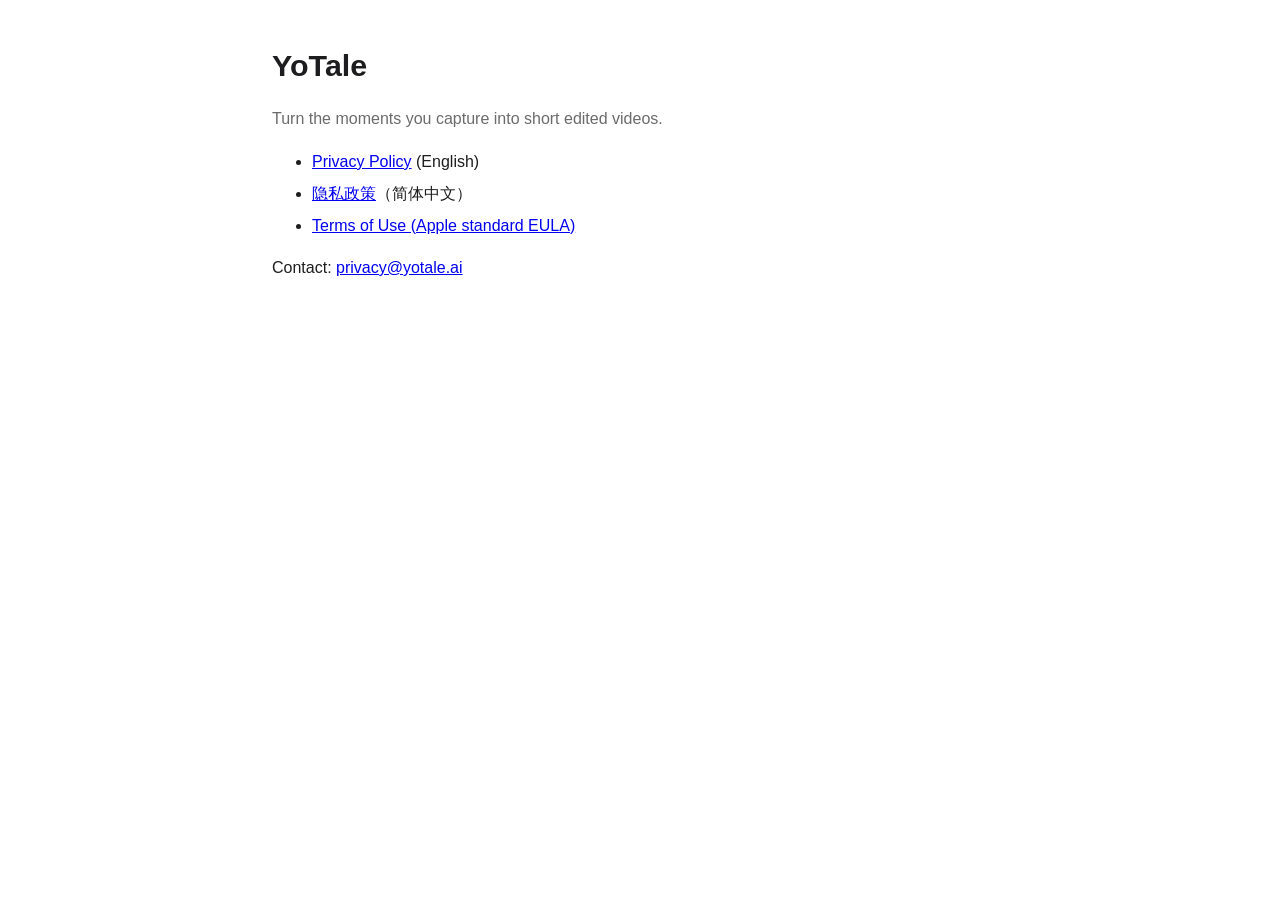
<file: index.html>
<!doctype html><html lang="en"><head><meta charset="utf-8"><meta name="viewport" content="width=device-width,initial-scale=1"><title>YoTale</title><link rel="stylesheet" href="style.css"></head>
<body><h1>YoTale</h1><p class="meta">Turn the moments you capture into short edited videos.</p>
<ul><li><a href="privacy.html">Privacy Policy</a> (English)</li><li><a href="privacy-zh.html">隐私政策</a>（简体中文）</li>
<li><a href="https://www.apple.com/legal/internet-services/itunes/dev/stdeula/">Terms of Use (Apple standard EULA)</a></li></ul>
<p>Contact: <a href="mailto:privacy@yotale.ai">privacy@yotale.ai</a></p></body></html>
</file>
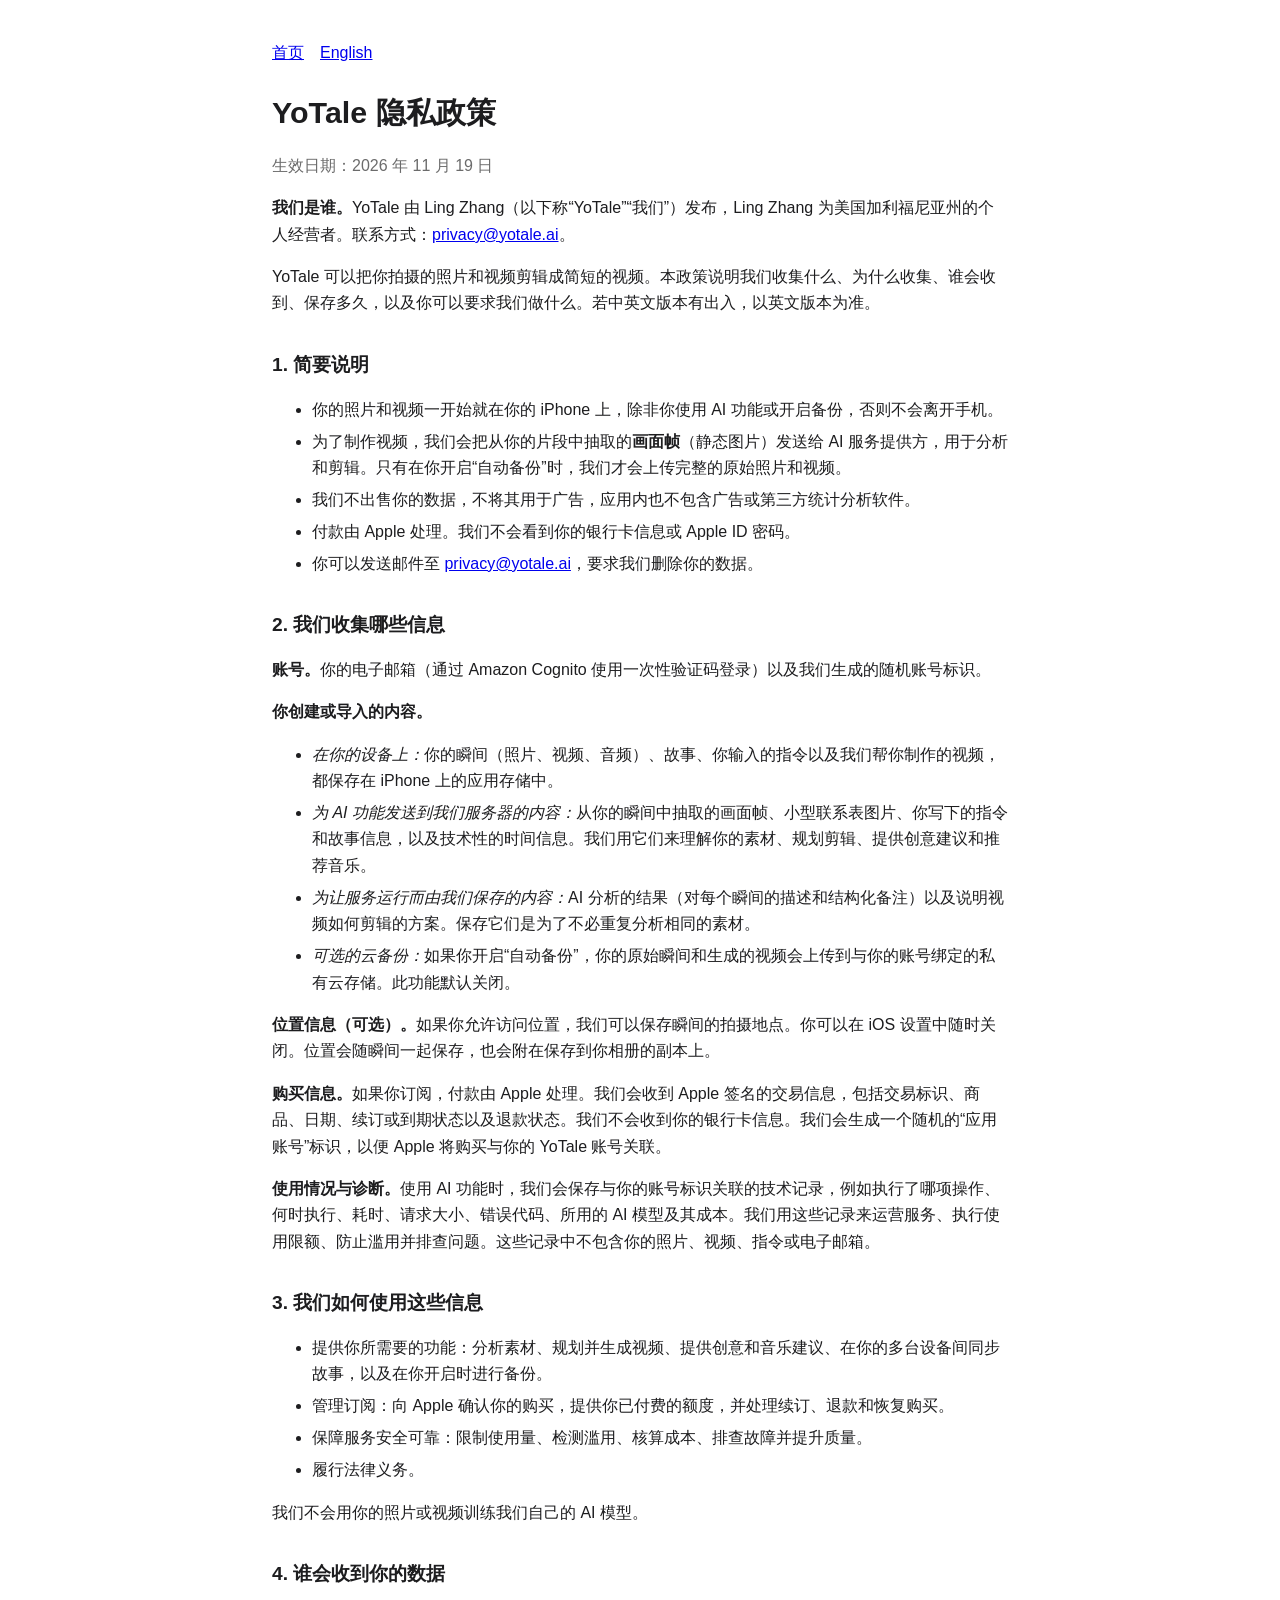
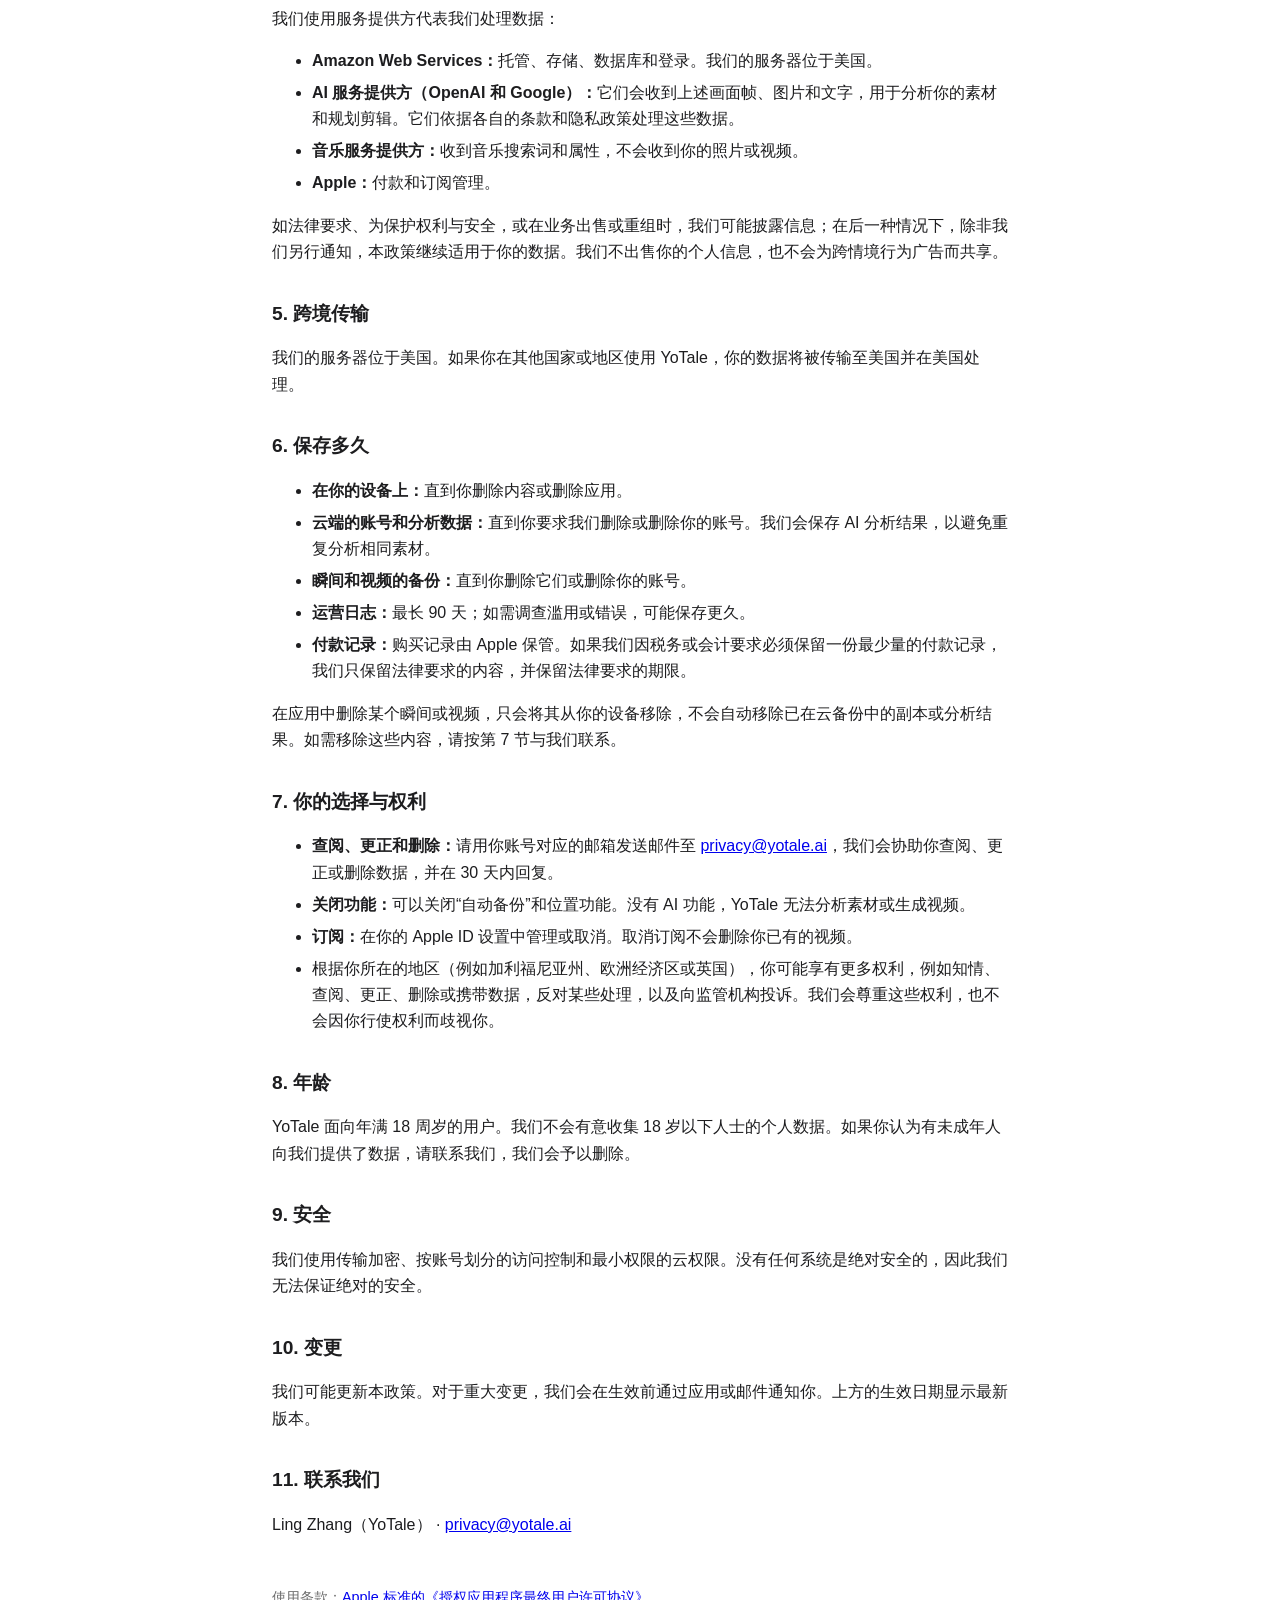
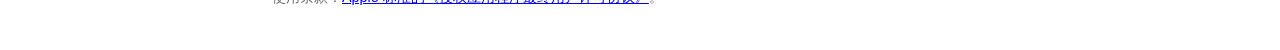
<file: privacy-zh.html>
<!doctype html>
<html lang="zh-Hans"><head><meta charset="utf-8"><meta name="viewport" content="width=device-width,initial-scale=1">
<title>YoTale 隐私政策</title><link rel="stylesheet" href="style.css"></head>
<body>
<nav><a href="index.html">首页</a><a href="privacy.html">English</a></nav>
<h1>YoTale 隐私政策</h1>
<p class="meta">生效日期：2026 年 11 月 19 日</p>
<p><strong>我们是谁。</strong>YoTale 由 Ling Zhang（以下称“YoTale”“我们”）发布，Ling Zhang 为美国加利福尼亚州的个人经营者。联系方式：<a href="mailto:privacy@yotale.ai">privacy@yotale.ai</a>。</p>
<p>YoTale 可以把你拍摄的照片和视频剪辑成简短的视频。本政策说明我们收集什么、为什么收集、谁会收到、保存多久，以及你可以要求我们做什么。若中英文版本有出入，以英文版本为准。</p>

<h2>1. 简要说明</h2>
<ul>
<li>你的照片和视频一开始就在你的 iPhone 上，除非你使用 AI 功能或开启备份，否则不会离开手机。</li>
<li>为了制作视频，我们会把从你的片段中抽取的<strong>画面帧</strong>（静态图片）发送给 AI 服务提供方，用于分析和剪辑。只有在你开启“自动备份”时，我们才会上传完整的原始照片和视频。</li>
<li>我们不出售你的数据，不将其用于广告，应用内也不包含广告或第三方统计分析软件。</li>
<li>付款由 Apple 处理。我们不会看到你的银行卡信息或 Apple ID 密码。</li>
<li>你可以发送邮件至 <a href="mailto:privacy@yotale.ai">privacy@yotale.ai</a>，要求我们删除你的数据。</li>
</ul>

<h2>2. 我们收集哪些信息</h2>
<p><strong>账号。</strong>你的电子邮箱（通过 Amazon Cognito 使用一次性验证码登录）以及我们生成的随机账号标识。</p>
<p><strong>你创建或导入的内容。</strong></p>
<ul>
<li><em>在你的设备上：</em>你的瞬间（照片、视频、音频）、故事、你输入的指令以及我们帮你制作的视频，都保存在 iPhone 上的应用存储中。</li>
<li><em>为 AI 功能发送到我们服务器的内容：</em>从你的瞬间中抽取的画面帧、小型联系表图片、你写下的指令和故事信息，以及技术性的时间信息。我们用它们来理解你的素材、规划剪辑、提供创意建议和推荐音乐。</li>
<li><em>为让服务运行而由我们保存的内容：</em>AI 分析的结果（对每个瞬间的描述和结构化备注）以及说明视频如何剪辑的方案。保存它们是为了不必重复分析相同的素材。</li>
<li><em>可选的云备份：</em>如果你开启“自动备份”，你的原始瞬间和生成的视频会上传到与你的账号绑定的私有云存储。此功能默认关闭。</li>
</ul>
<p><strong>位置信息（可选）。</strong>如果你允许访问位置，我们可以保存瞬间的拍摄地点。你可以在 iOS 设置中随时关闭。位置会随瞬间一起保存，也会附在保存到你相册的副本上。</p>
<p><strong>购买信息。</strong>如果你订阅，付款由 Apple 处理。我们会收到 Apple 签名的交易信息，包括交易标识、商品、日期、续订或到期状态以及退款状态。我们不会收到你的银行卡信息。我们会生成一个随机的“应用账号”标识，以便 Apple 将购买与你的 YoTale 账号关联。</p>
<p><strong>使用情况与诊断。</strong>使用 AI 功能时，我们会保存与你的账号标识关联的技术记录，例如执行了哪项操作、何时执行、耗时、请求大小、错误代码、所用的 AI 模型及其成本。我们用这些记录来运营服务、执行使用限额、防止滥用并排查问题。这些记录中不包含你的照片、视频、指令或电子邮箱。</p>

<h2>3. 我们如何使用这些信息</h2>
<ul>
<li>提供你所需要的功能：分析素材、规划并生成视频、提供创意和音乐建议、在你的多台设备间同步故事，以及在你开启时进行备份。</li>
<li>管理订阅：向 Apple 确认你的购买，提供你已付费的额度，并处理续订、退款和恢复购买。</li>
<li>保障服务安全可靠：限制使用量、检测滥用、核算成本、排查故障并提升质量。</li>
<li>履行法律义务。</li>
</ul>
<p>我们不会用你的照片或视频训练我们自己的 AI 模型。</p>

<h2>4. 谁会收到你的数据</h2>
<p>我们使用服务提供方代表我们处理数据：</p>
<ul>
<li><strong>Amazon Web Services：</strong>托管、存储、数据库和登录。我们的服务器位于美国。</li>
<li><strong>AI 服务提供方（OpenAI 和 Google）：</strong>它们会收到上述画面帧、图片和文字，用于分析你的素材和规划剪辑。它们依据各自的条款和隐私政策处理这些数据。</li>
<li><strong>音乐服务提供方：</strong>收到音乐搜索词和属性，不会收到你的照片或视频。</li>
<li><strong>Apple：</strong>付款和订阅管理。</li>
</ul>
<p>如法律要求、为保护权利与安全，或在业务出售或重组时，我们可能披露信息；在后一种情况下，除非我们另行通知，本政策继续适用于你的数据。我们不出售你的个人信息，也不会为跨情境行为广告而共享。</p>

<h2>5. 跨境传输</h2>
<p>我们的服务器位于美国。如果你在其他国家或地区使用 YoTale，你的数据将被传输至美国并在美国处理。</p>

<h2>6. 保存多久</h2>
<ul>
<li><strong>在你的设备上：</strong>直到你删除内容或删除应用。</li>
<li><strong>云端的账号和分析数据：</strong>直到你要求我们删除或删除你的账号。我们会保存 AI 分析结果，以避免重复分析相同素材。</li>
<li><strong>瞬间和视频的备份：</strong>直到你删除它们或删除你的账号。</li>
<li><strong>运营日志：</strong>最长 90 天；如需调查滥用或错误，可能保存更久。</li>
<li><strong>付款记录：</strong>购买记录由 Apple 保管。如果我们因税务或会计要求必须保留一份最少量的付款记录，我们只保留法律要求的内容，并保留法律要求的期限。</li>
</ul>
<p>在应用中删除某个瞬间或视频，只会将其从你的设备移除，不会自动移除已在云备份中的副本或分析结果。如需移除这些内容，请按第 7 节与我们联系。</p>

<h2>7. 你的选择与权利</h2>
<ul>
<li><strong>查阅、更正和删除：</strong>请用你账号对应的邮箱发送邮件至 <a href="mailto:privacy@yotale.ai">privacy@yotale.ai</a>，我们会协助你查阅、更正或删除数据，并在 30 天内回复。</li>
<li><strong>关闭功能：</strong>可以关闭“自动备份”和位置功能。没有 AI 功能，YoTale 无法分析素材或生成视频。</li>
<li><strong>订阅：</strong>在你的 Apple ID 设置中管理或取消。取消订阅不会删除你已有的视频。</li>
<li>根据你所在的地区（例如加利福尼亚州、欧洲经济区或英国），你可能享有更多权利，例如知情、查阅、更正、删除或携带数据，反对某些处理，以及向监管机构投诉。我们会尊重这些权利，也不会因你行使权利而歧视你。</li>
</ul>

<h2>8. 年龄</h2>
<p>YoTale 面向年满 18 周岁的用户。我们不会有意收集 18 岁以下人士的个人数据。如果你认为有未成年人向我们提供了数据，请联系我们，我们会予以删除。</p>

<h2>9. 安全</h2>
<p>我们使用传输加密、按账号划分的访问控制和最小权限的云权限。没有任何系统是绝对安全的，因此我们无法保证绝对的安全。</p>

<h2>10. 变更</h2>
<p>我们可能更新本政策。对于重大变更，我们会在生效前通过应用或邮件通知你。上方的生效日期显示最新版本。</p>

<h2>11. 联系我们</h2>
<p>Ling Zhang（YoTale） &middot; <a href="mailto:privacy@yotale.ai">privacy@yotale.ai</a></p>
<footer>使用条款：<a href="https://www.apple.com/legal/internet-services/itunes/dev/stdeula/">Apple 标准的《授权应用程序最终用户许可协议》</a>。</footer>
</body></html>
</file>
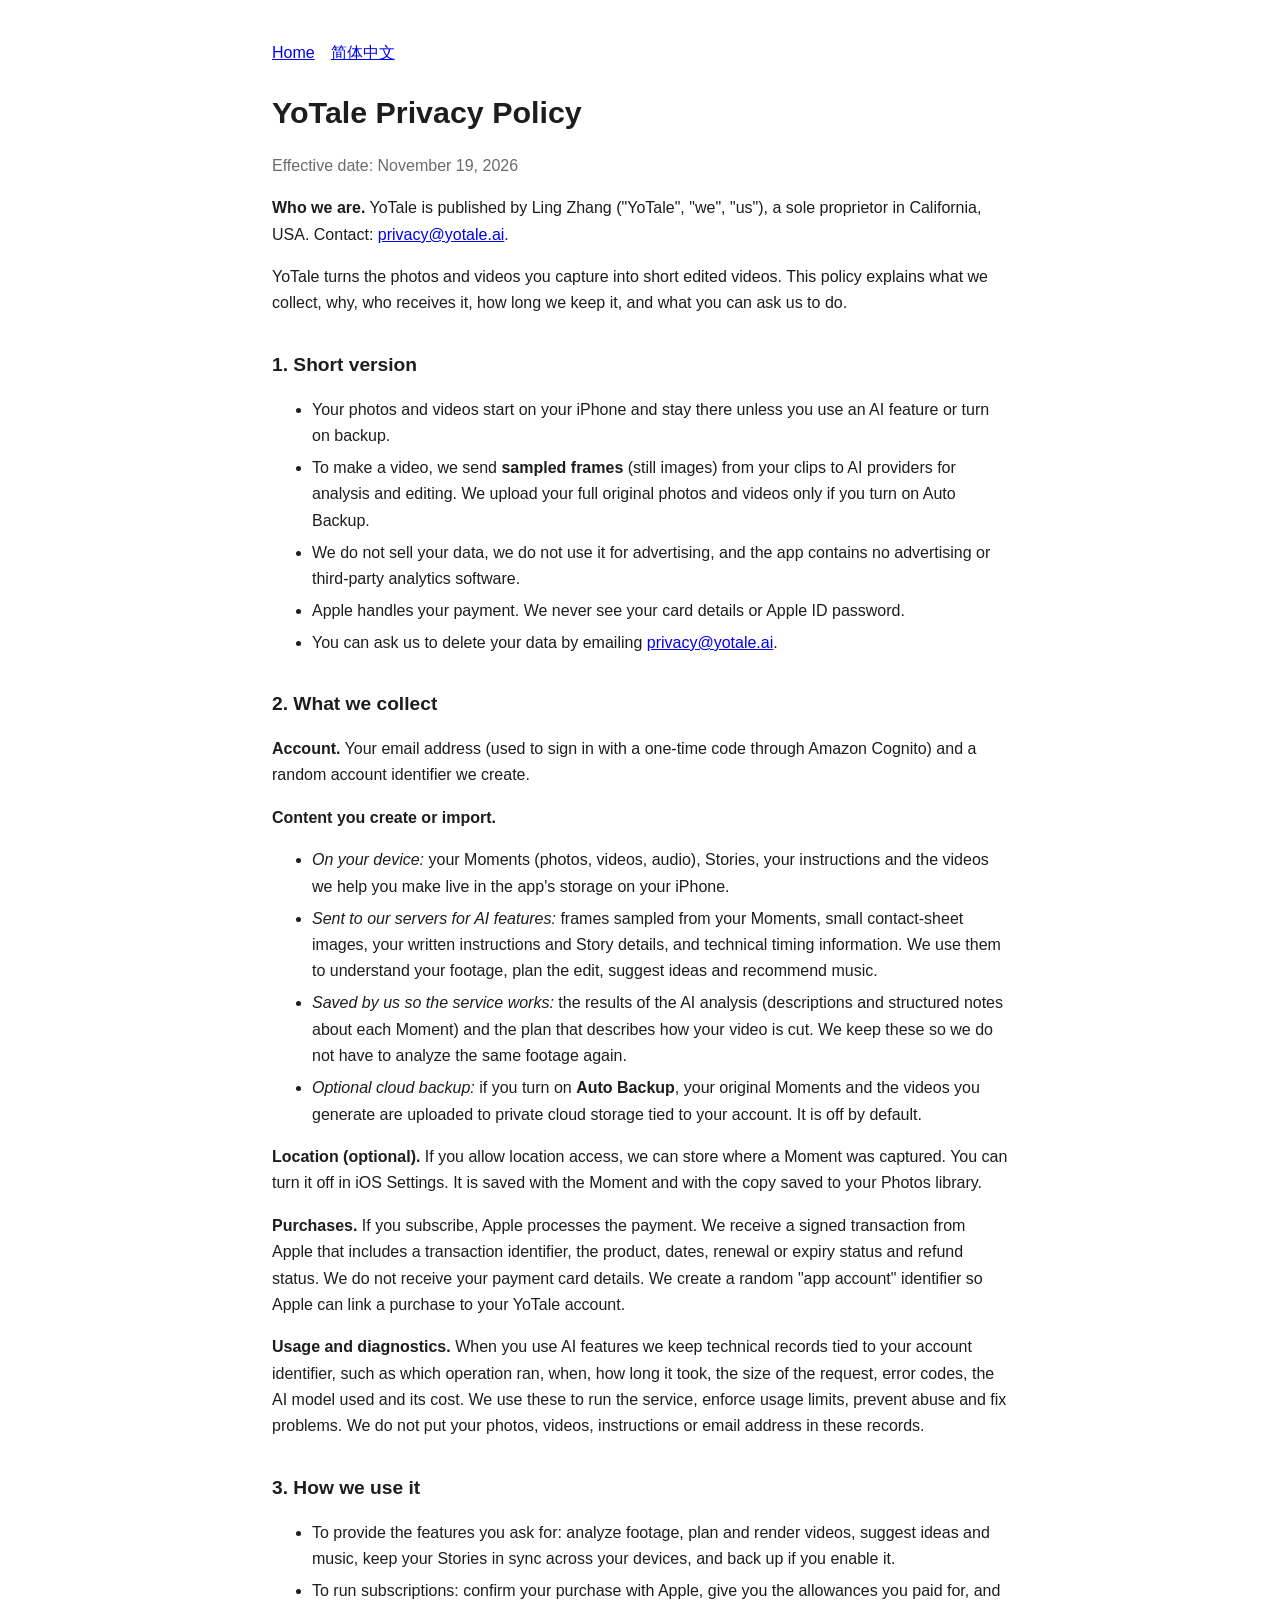
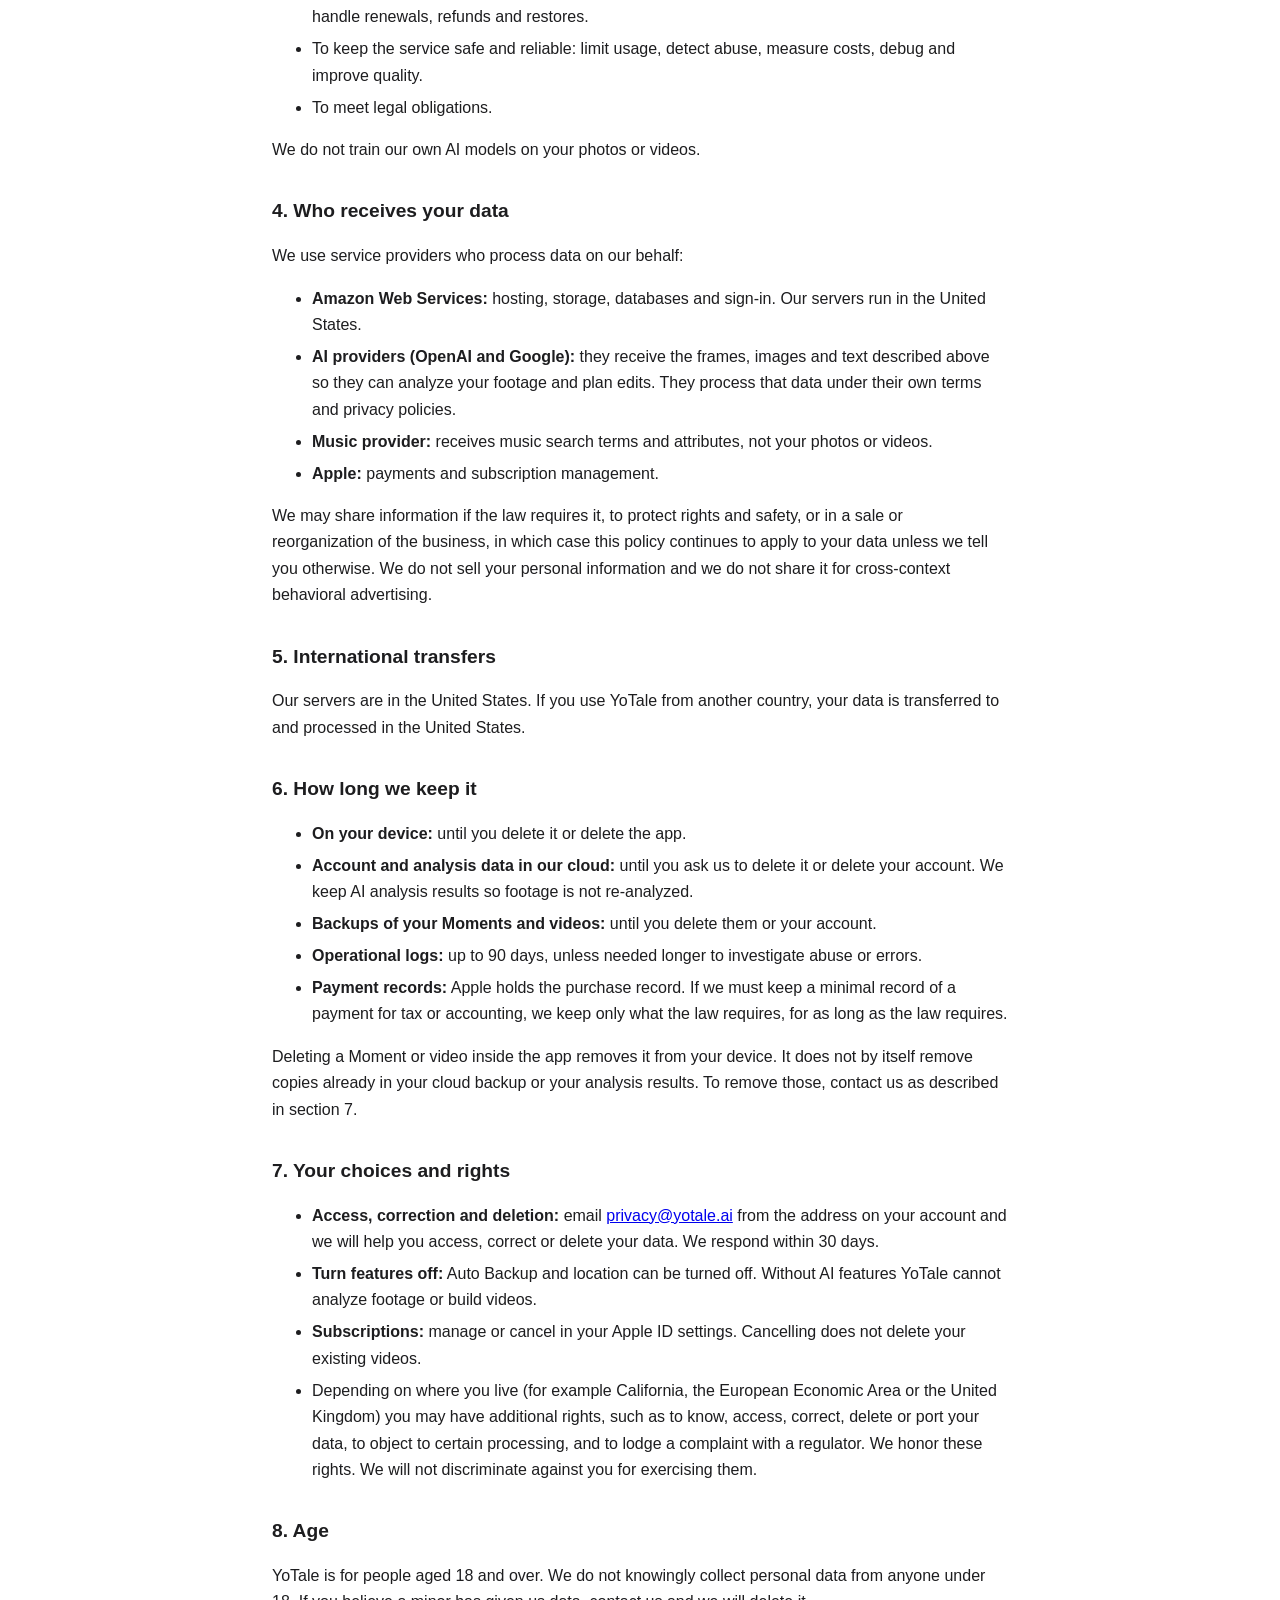
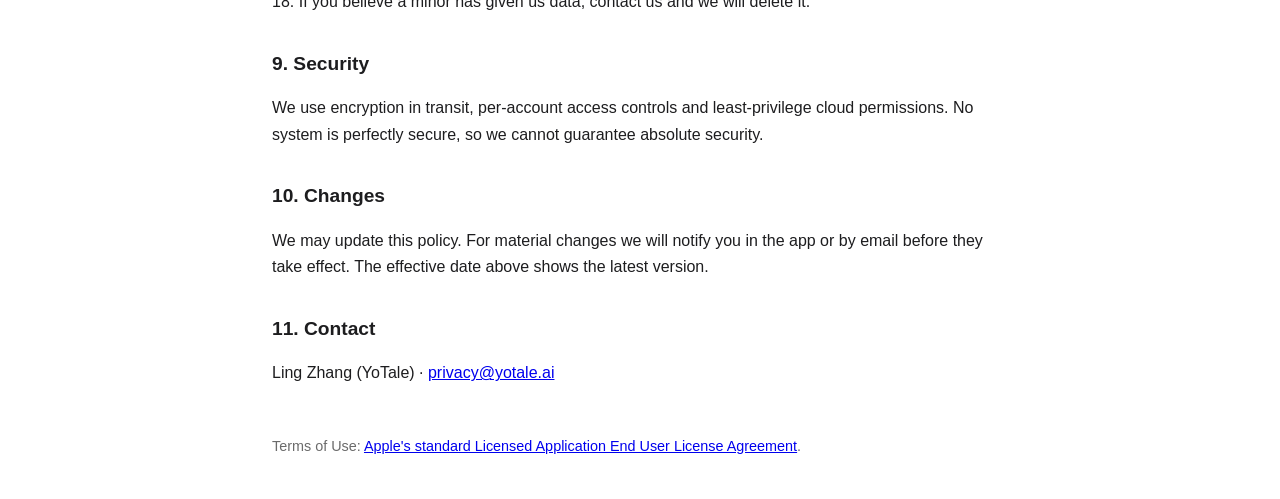
<file: privacy.html>
<!doctype html>
<html lang="en"><head><meta charset="utf-8"><meta name="viewport" content="width=device-width,initial-scale=1">
<title>YoTale Privacy Policy</title><link rel="stylesheet" href="style.css"></head>
<body>
<nav><a href="index.html">Home</a><a href="privacy-zh.html">简体中文</a></nav>
<h1>YoTale Privacy Policy</h1>
<p class="meta">Effective date: November 19, 2026</p>
<p><strong>Who we are.</strong> YoTale is published by Ling Zhang ("YoTale", "we", "us"), a sole proprietor in California, USA. Contact: <a href="mailto:privacy@yotale.ai">privacy@yotale.ai</a>.</p>
<p>YoTale turns the photos and videos you capture into short edited videos. This policy explains what we collect, why, who receives it, how long we keep it, and what you can ask us to do.</p>

<h2>1. Short version</h2>
<ul>
<li>Your photos and videos start on your iPhone and stay there unless you use an AI feature or turn on backup.</li>
<li>To make a video, we send <strong>sampled frames</strong> (still images) from your clips to AI providers for analysis and editing. We upload your full original photos and videos only if you turn on Auto Backup.</li>
<li>We do not sell your data, we do not use it for advertising, and the app contains no advertising or third-party analytics software.</li>
<li>Apple handles your payment. We never see your card details or Apple ID password.</li>
<li>You can ask us to delete your data by emailing <a href="mailto:privacy@yotale.ai">privacy@yotale.ai</a>.</li>
</ul>

<h2>2. What we collect</h2>
<p><strong>Account.</strong> Your email address (used to sign in with a one-time code through Amazon Cognito) and a random account identifier we create.</p>
<p><strong>Content you create or import.</strong></p>
<ul>
<li><em>On your device:</em> your Moments (photos, videos, audio), Stories, your instructions and the videos we help you make live in the app's storage on your iPhone.</li>
<li><em>Sent to our servers for AI features:</em> frames sampled from your Moments, small contact-sheet images, your written instructions and Story details, and technical timing information. We use them to understand your footage, plan the edit, suggest ideas and recommend music.</li>
<li><em>Saved by us so the service works:</em> the results of the AI analysis (descriptions and structured notes about each Moment) and the plan that describes how your video is cut. We keep these so we do not have to analyze the same footage again.</li>
<li><em>Optional cloud backup:</em> if you turn on <strong>Auto Backup</strong>, your original Moments and the videos you generate are uploaded to private cloud storage tied to your account. It is off by default.</li>
</ul>
<p><strong>Location (optional).</strong> If you allow location access, we can store where a Moment was captured. You can turn it off in iOS Settings. It is saved with the Moment and with the copy saved to your Photos library.</p>
<p><strong>Purchases.</strong> If you subscribe, Apple processes the payment. We receive a signed transaction from Apple that includes a transaction identifier, the product, dates, renewal or expiry status and refund status. We do not receive your payment card details. We create a random "app account" identifier so Apple can link a purchase to your YoTale account.</p>
<p><strong>Usage and diagnostics.</strong> When you use AI features we keep technical records tied to your account identifier, such as which operation ran, when, how long it took, the size of the request, error codes, the AI model used and its cost. We use these to run the service, enforce usage limits, prevent abuse and fix problems. We do not put your photos, videos, instructions or email address in these records.</p>

<h2>3. How we use it</h2>
<ul>
<li>To provide the features you ask for: analyze footage, plan and render videos, suggest ideas and music, keep your Stories in sync across your devices, and back up if you enable it.</li>
<li>To run subscriptions: confirm your purchase with Apple, give you the allowances you paid for, and handle renewals, refunds and restores.</li>
<li>To keep the service safe and reliable: limit usage, detect abuse, measure costs, debug and improve quality.</li>
<li>To meet legal obligations.</li>
</ul>
<p>We do not train our own AI models on your photos or videos.</p>

<h2>4. Who receives your data</h2>
<p>We use service providers who process data on our behalf:</p>
<ul>
<li><strong>Amazon Web Services:</strong> hosting, storage, databases and sign-in. Our servers run in the United States.</li>
<li><strong>AI providers (OpenAI and Google):</strong> they receive the frames, images and text described above so they can analyze your footage and plan edits. They process that data under their own terms and privacy policies.</li>
<li><strong>Music provider:</strong> receives music search terms and attributes, not your photos or videos.</li>
<li><strong>Apple:</strong> payments and subscription management.</li>
</ul>
<p>We may share information if the law requires it, to protect rights and safety, or in a sale or reorganization of the business, in which case this policy continues to apply to your data unless we tell you otherwise. We do not sell your personal information and we do not share it for cross-context behavioral advertising.</p>

<h2>5. International transfers</h2>
<p>Our servers are in the United States. If you use YoTale from another country, your data is transferred to and processed in the United States.</p>

<h2>6. How long we keep it</h2>
<ul>
<li><strong>On your device:</strong> until you delete it or delete the app.</li>
<li><strong>Account and analysis data in our cloud:</strong> until you ask us to delete it or delete your account. We keep AI analysis results so footage is not re-analyzed.</li>
<li><strong>Backups of your Moments and videos:</strong> until you delete them or your account.</li>
<li><strong>Operational logs:</strong> up to 90 days, unless needed longer to investigate abuse or errors.</li>
<li><strong>Payment records:</strong> Apple holds the purchase record. If we must keep a minimal record of a payment for tax or accounting, we keep only what the law requires, for as long as the law requires.</li>
</ul>
<p>Deleting a Moment or video inside the app removes it from your device. It does not by itself remove copies already in your cloud backup or your analysis results. To remove those, contact us as described in section 7.</p>

<h2>7. Your choices and rights</h2>
<ul>
<li><strong>Access, correction and deletion:</strong> email <a href="mailto:privacy@yotale.ai">privacy@yotale.ai</a> from the address on your account and we will help you access, correct or delete your data. We respond within 30 days.</li>
<li><strong>Turn features off:</strong> Auto Backup and location can be turned off. Without AI features YoTale cannot analyze footage or build videos.</li>
<li><strong>Subscriptions:</strong> manage or cancel in your Apple ID settings. Cancelling does not delete your existing videos.</li>
<li>Depending on where you live (for example California, the European Economic Area or the United Kingdom) you may have additional rights, such as to know, access, correct, delete or port your data, to object to certain processing, and to lodge a complaint with a regulator. We honor these rights. We will not discriminate against you for exercising them.</li>
</ul>

<h2>8. Age</h2>
<p>YoTale is for people aged 18 and over. We do not knowingly collect personal data from anyone under 18. If you believe a minor has given us data, contact us and we will delete it.</p>

<h2>9. Security</h2>
<p>We use encryption in transit, per-account access controls and least-privilege cloud permissions. No system is perfectly secure, so we cannot guarantee absolute security.</p>

<h2>10. Changes</h2>
<p>We may update this policy. For material changes we will notify you in the app or by email before they take effect. The effective date above shows the latest version.</p>

<h2>11. Contact</h2>
<p>Ling Zhang (YoTale) &middot; <a href="mailto:privacy@yotale.ai">privacy@yotale.ai</a></p>
<footer>Terms of Use: <a href="https://www.apple.com/legal/internet-services/itunes/dev/stdeula/">Apple's standard Licensed Application End User License Agreement</a>.</footer>
</body></html>
</file>
<file: style.css>
:root{color-scheme:light dark}
body{font:16px/1.65 -apple-system,BlinkMacSystemFont,"Segoe UI",Roboto,"PingFang SC","Noto Sans SC",sans-serif;max-width:46rem;margin:2.5rem auto;padding:0 1.25rem;color:#1d1d1f;background:#fff}
@media(prefers-color-scheme:dark){body{color:#f2efe9;background:#111}a{color:#d4a853}}
h1{font-size:1.9rem;margin-bottom:.2rem}h2{font-size:1.2rem;margin-top:2rem}
.meta{color:#6b6b6b}li{margin:.35rem 0}nav a{margin-right:1rem}
footer{margin-top:3rem;color:#6b6b6b;font-size:.9rem}
</file>
